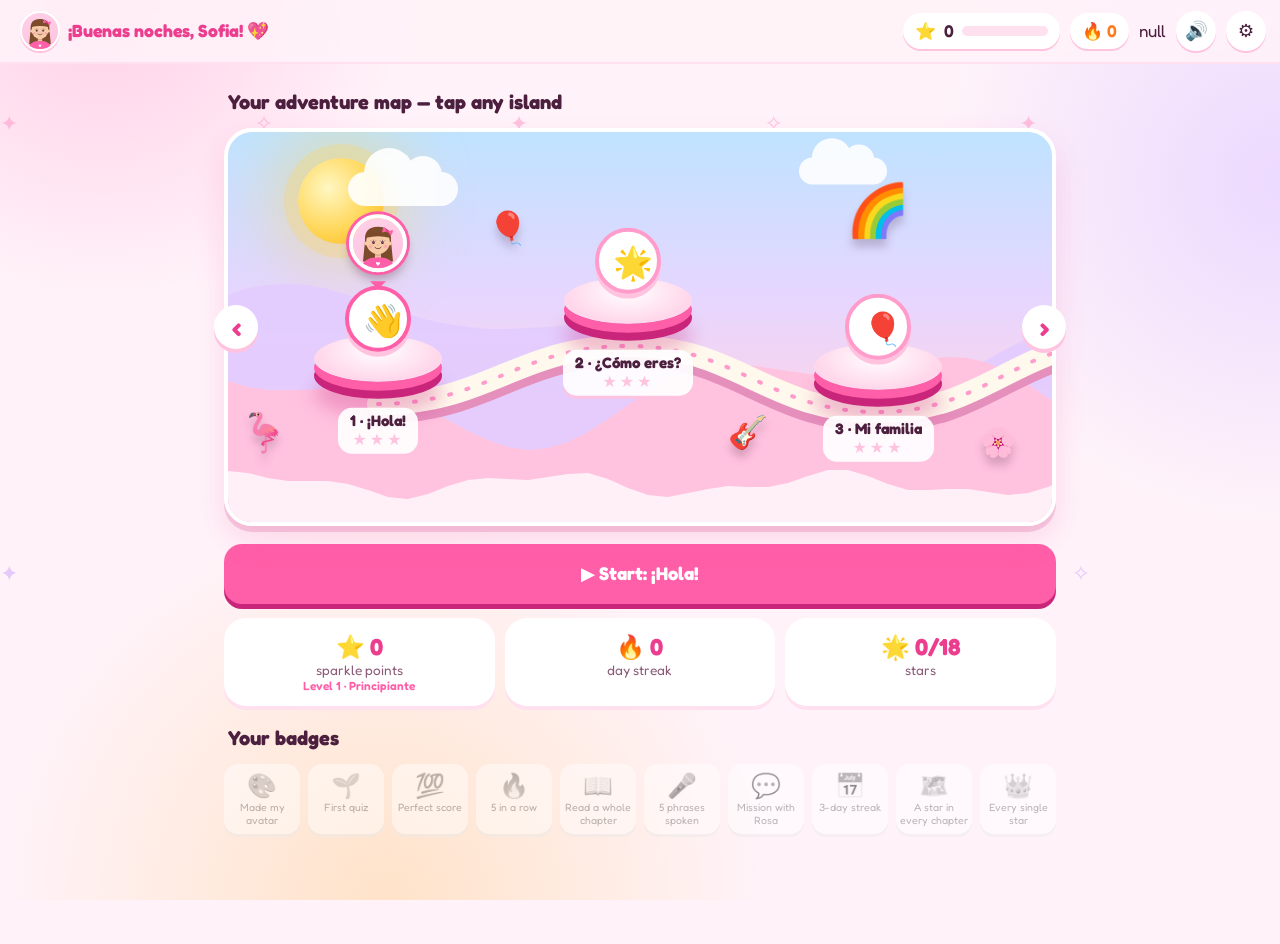
<file: site/spanish/index.html>
<!doctype html>
<html lang="en">
<head>
<meta charset="utf-8">
<meta name="viewport" content="width=device-width, initial-scale=1, viewport-fit=cover">
<meta name="theme-color" content="#ff5fa8">
<meta name="robots" content="noindex">
<title>Spanish ✨</title>
<link rel="icon" href="data:image/svg+xml,<svg xmlns='http://www.w3.org/2000/svg' viewBox='0 0 100 100'><text y='.9em' font-size='90'>🌺</text></svg>">
<link rel="preconnect" href="https://fonts.googleapis.com">
<link rel="preconnect" href="https://fonts.gstatic.com" crossorigin>
<link href="https://fonts.googleapis.com/css2?family=Fredoka:wght@400;500;600;700&display=swap" rel="stylesheet">
<link rel="stylesheet" href="styles.css?v=19">
</head>
<body>
<div class="bg" aria-hidden="true"></div>
<header id="top"></header>
<main id="app"></main>
<div id="toasts" aria-live="polite"></div>
<canvas id="fx" aria-hidden="true"></canvas>
<script src="profile.php?v=19"></script>
<script src="data.js?v=19"></script>
<script src="avatar.js?v=19"></script>
<script src="chat.js?v=19"></script>
<script src="app.js?v=19"></script>
</body>
</html>
</file>
<file: site/spanish/styles.css>
:root {
  --pink-50: #fff3f9;
  --pink-100: #ffe0ef;
  --pink-200: #ffc2df;
  --pink-300: #ff9ccb;
  --pink-500: #ff5fa8;
  --pink-600: #ec3d8f;
  --pink-700: #c9257a;
  --purple: #a66bff;
  --ink: #4b1f3d;
  --ink-soft: #8a5a78;
  --green: #22b981;
  --green-bg: #dcfaee;
  --amber: #ffb020;
  --amber-bg: #fff3d6;
  --yellow: #ffd34e;
  --white: #fff;
  --shadow: 0 6px 0 rgba(201, 37, 122, .18), 0 14px 30px rgba(236, 61, 143, .16);
  --r: 22px;
}

* { box-sizing: border-box; -webkit-tap-highlight-color: transparent; }
html, body { margin: 0; }
body {
  font-family: 'Fredoka', 'Trebuchet MS', system-ui, sans-serif;
  color: var(--ink);
  background: var(--pink-50);
  min-height: 100vh;
  font-size: 17px;
  line-height: 1.4;
  overflow-x: hidden;
}
button { font: inherit; color: inherit; cursor: pointer; border: 0; background: none; }
h1, h2, h3, p { margin: 0; }

/* dreamy pink background */
.bg {
  position: fixed; inset: 0; z-index: -1;
  background:
    radial-gradient(40vmax 40vmax at 8% 0%, #ffd0e8 0%, transparent 60%),
    radial-gradient(45vmax 45vmax at 100% 20%, #ecd9ff 0%, transparent 60%),
    radial-gradient(50vmax 50vmax at 30% 100%, #ffe3c9 0%, transparent 60%),
    var(--pink-50);
}
.bg::before, .bg::after {
  content: '✦  ✧     ✦        ✧   ✦'; position: absolute; left: 0; right: 0; top: 12%;
  font-size: 22px; color: var(--pink-300); letter-spacing: 9vw; white-space: nowrap; opacity: .55;
  animation: twinkle 4s ease-in-out infinite;
}
.bg::after { top: 62%; color: var(--purple); opacity: .3; animation-delay: 2s; letter-spacing: 13vw; }
@keyframes twinkle { 50% { opacity: .15; transform: translateY(8px) scale(.96); } }

#fx { position: fixed; inset: 0; width: 100%; height: 100%; pointer-events: none; z-index: 50; }

/* header */
#top {
  position: sticky; top: 0; z-index: 20;
  display: flex; align-items: center; gap: 10px;
  padding: 10px max(14px, env(safe-area-inset-left));
  background: rgba(255, 243, 249, .86); backdrop-filter: blur(10px);
  border-bottom: 2px solid var(--pink-100);
}
.brand { display: flex; align-items: center; gap: 8px; font-weight: 700; font-size: 1.1rem; color: var(--pink-600); margin-right: auto; }
.brand .logo { font-size: 1.7rem; animation: bob 3s ease-in-out infinite; }
@keyframes bob { 50% { transform: translateY(-4px) rotate(-6deg); } }
.pill {
  display: flex; align-items: center; gap: 5px; padding: 6px 12px; border-radius: 999px;
  background: var(--white); font-weight: 600; box-shadow: 0 2px 0 var(--pink-200); white-space: nowrap;
}
.pill.flame { color: #ff7a1a; }
.pill.icon { width: 40px; height: 40px; justify-content: center; padding: 0; font-size: 1.15rem; }
.xpbar { width: 86px; height: 10px; background: var(--pink-100); border-radius: 99px; overflow: hidden; }
.xpbar i { display: block; height: 100%; background: linear-gradient(90deg, var(--pink-500), var(--purple)); border-radius: 99px; transition: width .6s cubic-bezier(.2, 1.4, .4, 1); }
@media (max-width: 520px) { .brand span.name { display: none; } .xpbar { width: 54px; } }

main { max-width: 860px; margin: 0 auto; padding: 18px 14px 110px; }
.view { animation: rise .35s ease both; }
@keyframes rise { from { opacity: 0; transform: translateY(14px); } }

/* buttons */
.btn {
  display: inline-flex; align-items: center; justify-content: center; gap: 8px;
  padding: 14px 24px; border-radius: 18px; font-weight: 700; font-size: 1.05rem;
  background: var(--pink-500); color: var(--white);
  box-shadow: 0 5px 0 var(--pink-700); transition: transform .08s, box-shadow .08s, filter .15s;
}
.btn:hover { filter: brightness(1.06); }
.btn:active { transform: translateY(4px); box-shadow: 0 1px 0 var(--pink-700); }
.btn[disabled] { background: var(--pink-200); box-shadow: 0 5px 0 var(--pink-300); cursor: not-allowed; }
.btn.ghost { background: var(--white); color: var(--pink-600); box-shadow: 0 5px 0 var(--pink-200); }
.btn.big { width: 100%; padding: 17px; font-size: 1.15rem; }
.back { font-weight: 600; color: var(--pink-600); padding: 8px 4px; }

/* home */
.hero {
  display: flex; align-items: center; gap: 16px; padding: 20px; border-radius: 28px; color: var(--white);
  background: linear-gradient(120deg, var(--pink-500), #ff86b9 55%, var(--purple));
  box-shadow: var(--shadow); position: relative; overflow: hidden;
}
.hero::after { content: '✨'; position: absolute; right: 12px; bottom: 8px; font-size: 1.7rem; animation: twinkle 2.4s infinite; }
.hero .mascot { font-size: 4.2rem; animation: bob 3s ease-in-out infinite; flex: none; }
.hero h1 { font-size: 1.7rem; line-height: 1.15; }
.hero p { opacity: .95; margin-top: 4px; }
.stats { display: grid; grid-template-columns: repeat(3, 1fr); gap: 10px; margin: 14px 0 22px; }
.stat { background: var(--white); border-radius: var(--r); padding: 12px; text-align: center; box-shadow: 0 4px 0 var(--pink-100); }
.stat b { display: block; font-size: 1.45rem; color: var(--pink-600); }
.stat span { font-size: .85rem; color: var(--ink-soft); }
h2.sec { font-size: 1.25rem; margin: 6px 4px 12px; }

.chapters { display: grid; grid-template-columns: repeat(auto-fill, minmax(240px, 1fr)); gap: 14px; }
.chap {
  text-align: left; background: var(--white); border-radius: 26px; padding: 16px; box-shadow: var(--shadow);
  display: grid; grid-template-columns: auto 1fr; gap: 4px 14px; align-items: center;
  transition: transform .15s; position: relative;
}
.chap:hover { transform: translateY(-4px) rotate(-.6deg); }
.chap .em {
  grid-row: span 2; width: 62px; height: 62px; border-radius: 20px; display: grid; place-items: center; font-size: 2rem;
  background: linear-gradient(140deg, var(--pink-100), #f0e2ff);
}
.chap .num { font-size: .78rem; font-weight: 700; color: var(--pink-500); text-transform: uppercase; letter-spacing: .06em; }
.chap h3 { font-size: 1.2rem; line-height: 1.15; }
.chap .sub { grid-column: 1 / -1; color: var(--ink-soft); font-size: .92rem; margin-top: 6px; }
.chap .meta { grid-column: 1 / -1; display: flex; align-items: center; gap: 10px; margin-top: 8px; }
.stars { letter-spacing: 2px; font-size: 1.15rem; color: var(--pink-200); }
.stars .on { color: var(--yellow); text-shadow: 0 1px 0 #d99a00; }
.prog { flex: 1; height: 9px; background: var(--pink-100); border-radius: 99px; overflow: hidden; }
.prog i { display: block; height: 100%; background: linear-gradient(90deg, var(--pink-300), var(--pink-500)); border-radius: 99px; }
.chap .done { position: absolute; top: -8px; right: -6px; font-size: 1.6rem; transform: rotate(14deg); }

.badges { display: grid; grid-template-columns: repeat(auto-fill, minmax(96px, 1fr)); gap: 10px; margin-top: 10px; }
.badge { background: var(--white); border-radius: 18px; padding: 10px 6px; text-align: center; font-size: .78rem; color: var(--ink-soft); box-shadow: 0 3px 0 var(--pink-100); }
.badge b { display: block; font-size: 1.9rem; }
.badge.locked { opacity: .45; filter: grayscale(1); }
.note { margin-top: 22px; font-size: .85rem; color: var(--ink-soft); text-align: center; }
.note button { text-decoration: underline; color: inherit; }

/* chapter */
.chead { display: flex; align-items: center; gap: 12px; margin: 4px 0 14px; }
.chead .em { font-size: 2.4rem; }
.chead h1 { font-size: 1.6rem; line-height: 1.1; }
.chead p { color: var(--ink-soft); }
.tabs { display: grid; grid-template-columns: repeat(3, 1fr); gap: 8px; background: var(--white); padding: 6px; border-radius: 20px; box-shadow: 0 4px 0 var(--pink-100); margin-bottom: 16px; }
.tab { padding: 11px 6px; border-radius: 15px; font-weight: 700; color: var(--ink-soft); }
.tab.on { background: var(--pink-500); color: var(--white); box-shadow: 0 3px 0 var(--pink-700); }

.card { background: var(--white); border-radius: 28px; padding: 20px; box-shadow: var(--shadow); }
.lcard h2 { font-size: 1.4rem; display: flex; align-items: center; gap: 10px; }
.lcard h2 .ic { font-size: 1.8rem; }
.lcard > p { margin: 8px 0 14px; color: var(--ink-soft); font-size: 1.05rem; }
.lcard b { color: var(--pink-600); }
.items { display: grid; gap: 10px; }
.items.grid { grid-template-columns: repeat(auto-fill, minmax(118px, 1fr)); }
.item {
  display: flex; align-items: center; gap: 12px; text-align: left; width: 100%;
  background: var(--pink-50); border: 2px solid var(--pink-100); border-radius: 18px; padding: 11px 14px;
  transition: transform .12s, border-color .12s, background .12s;
}
.item:hover { border-color: var(--pink-300); transform: scale(1.015); }
.item.playing { background: var(--pink-100); border-color: var(--pink-500); animation: pulse .7s ease infinite; }
@keyframes pulse { 50% { transform: scale(1.03); } }
.item .e { font-size: 1.6rem; flex: none; }
.item .es { font-weight: 700; font-size: 1.15rem; color: var(--pink-700); }
.item .en { font-size: .92rem; color: var(--ink-soft); }
.item .spk { margin-left: auto; opacity: .55; flex: none; }
.items.grid .item { flex-direction: column; gap: 2px; text-align: center; padding: 10px 6px; }
.items.grid .item .spk { display: none; }
.tip { margin-top: 14px; background: var(--amber-bg); border-radius: 16px; padding: 12px 14px; font-size: .97rem; }
.tip::before { content: '💡 '; }
.lnav { display: flex; align-items: center; gap: 12px; margin-top: 16px; }
.dots { display: flex; gap: 6px; margin: 0 auto; }
.dots i { width: 10px; height: 10px; border-radius: 50%; background: var(--pink-200); transition: all .2s; }
.dots i.on { background: var(--pink-500); width: 24px; border-radius: 6px; }

.center { text-align: center; }
.intro .big-em { font-size: 4.5rem; animation: bob 3s ease-in-out infinite; }
.intro h2 { font-size: 1.5rem; margin: 6px 0; }
.intro p { color: var(--ink-soft); margin-bottom: 16px; }
.intro .stars { font-size: 2.2rem; margin-bottom: 10px; }

/* speak */
.sp { display: grid; grid-template-columns: 1fr auto; gap: 6px 12px; align-items: center; margin-bottom: 12px; padding: 16px; }
.sp .es { font-weight: 700; font-size: 1.25rem; color: var(--pink-700); }
.sp .en { color: var(--ink-soft); font-size: .95rem; }
.sp .acts { display: flex; gap: 8px; }
.round {
  width: 54px; height: 54px; border-radius: 50%; display: grid; place-items: center; font-size: 1.45rem;
  background: var(--pink-100); box-shadow: 0 4px 0 var(--pink-200); transition: transform .08s, box-shadow .08s;
}
.round:active { transform: translateY(3px); box-shadow: 0 1px 0 var(--pink-200); }
.round.mic { background: var(--pink-500); box-shadow: 0 4px 0 var(--pink-700); }
.round.rec { background: #ff3b5c; animation: ring 1s ease infinite; }
.round.busy { animation: spin 1s linear infinite; }
@keyframes ring { 0% { box-shadow: 0 0 0 0 rgba(255, 59, 92, .6); } 100% { box-shadow: 0 0 0 18px rgba(255, 59, 92, 0); } }
@keyframes spin { to { transform: rotate(360deg); } }
.sp .res { grid-column: 1 / -1; border-radius: 16px; padding: 10px 14px; font-size: .97rem; animation: rise .3s ease both; }
.sp .res.good { background: var(--green-bg); }
.sp .res.mid { background: var(--amber-bg); }
.sp .res b { font-size: 1.1rem; }
.sp .best { font-size: .85rem; font-weight: 700; color: var(--green); }

/* quiz */
.qtop { display: flex; align-items: center; gap: 12px; margin-bottom: 16px; }
.qtop .x { font-size: 1.4rem; color: var(--ink-soft); width: 40px; height: 40px; }
.qbar { flex: 1; height: 16px; background: var(--white); border-radius: 99px; overflow: hidden; box-shadow: inset 0 2px 0 var(--pink-100); }
.qbar i { display: block; height: 100%; background: linear-gradient(90deg, var(--pink-500), var(--purple)); border-radius: 99px; transition: width .5s cubic-bezier(.2, 1.4, .4, 1); }
.combo { font-weight: 700; color: #ff7a1a; min-width: 48px; text-align: right; }
.combo.pop { animation: pop .4s; }
@keyframes pop { 40% { transform: scale(1.5) rotate(-8deg); } }
.q h2 { font-size: 1.25rem; color: var(--ink-soft); font-weight: 600; }
.q .bigword { display: flex; align-items: center; gap: 12px; font-size: clamp(1.6rem, 6vw, 2.3rem); font-weight: 700; color: var(--pink-700); margin: 10px 0 18px; line-height: 1.2; }
.q .hint { color: var(--ink-soft); margin: -10px 0 16px; }
.q .blank { display: inline-block; min-width: 70px; border-bottom: 4px dashed var(--pink-300); text-align: center; color: var(--green); }
.listenbtn { width: 96px; height: 96px; border-radius: 30px; font-size: 2.6rem; background: var(--pink-500); box-shadow: 0 6px 0 var(--pink-700); margin: 14px 0 20px; }
.listenbtn:active { transform: translateY(4px); box-shadow: 0 2px 0 var(--pink-700); }
.opts { display: grid; grid-template-columns: repeat(2, 1fr); gap: 10px; }
@media (max-width: 480px) { .opts.long { grid-template-columns: 1fr; } }
.opt {
  background: var(--white); border: 3px solid var(--pink-100); border-radius: 18px; padding: 15px 10px;
  font-weight: 600; font-size: 1.08rem; box-shadow: 0 4px 0 var(--pink-100); transition: transform .08s, border-color .12s;
}
.opt:hover { border-color: var(--pink-300); }
.opt:active { transform: translateY(3px); }
.opt.right { background: var(--green-bg); border-color: var(--green); box-shadow: 0 4px 0 var(--green); animation: pop .4s; }
.opt.wrong { background: var(--amber-bg); border-color: var(--amber); box-shadow: 0 4px 0 var(--amber); animation: shake .4s; }
.opt.sel { border-color: var(--pink-500); background: var(--pink-100); }
.opt.gone { visibility: hidden; }
@keyframes shake { 25% { transform: translateX(-7px); } 75% { transform: translateX(7px); } }
.locked .opt, .locked .tile { pointer-events: none; }
.match { display: grid; grid-template-columns: 1fr 1fr; gap: 10px; }
.line { min-height: 64px; border-bottom: 3px dashed var(--pink-200); display: flex; flex-wrap: wrap; gap: 8px; padding: 8px 0 12px; margin-bottom: 16px; align-items: center; }
.bank { display: flex; flex-wrap: wrap; gap: 8px; margin-bottom: 18px; }
.tile { background: var(--white); border: 3px solid var(--pink-200); border-radius: 14px; padding: 9px 14px; font-weight: 700; font-size: 1.1rem; box-shadow: 0 4px 0 var(--pink-200); animation: rise .2s ease both; }
.tile.used { opacity: .25; pointer-events: none; }

.fb {
  position: fixed; left: 0; right: 0; bottom: 0; z-index: 30; padding: 16px max(16px, env(safe-area-inset-left)) calc(16px + env(safe-area-inset-bottom));
  animation: slideup .3s cubic-bezier(.2, 1.3, .4, 1) both;
}
.fb.good { background: var(--green-bg); border-top: 3px solid var(--green); }
.fb.oops { background: var(--amber-bg); border-top: 3px solid var(--amber); }
.fb .in { max-width: 832px; margin: 0 auto; display: flex; align-items: center; gap: 14px; flex-wrap: wrap; }
.fb h3 { font-size: 1.25rem; }
.fb p { font-size: 1rem; }
.fb .txt { flex: 1; min-width: 200px; }
.fb.good .btn { background: var(--green); box-shadow: 0 5px 0 #14855c; }
.fb.oops .btn { background: var(--amber); box-shadow: 0 5px 0 #c98200; }
@keyframes slideup { from { transform: translateY(100%); } }

/* results */
.result .stars { font-size: 3.6rem; letter-spacing: 6px; }
.result .stars span { display: inline-block; }
.result .stars .on { animation: starin .6s cubic-bezier(.2, 1.6, .4, 1) both; }
.result .stars .on:nth-child(2) { animation-delay: .25s; }
.result .stars .on:nth-child(3) { animation-delay: .5s; }
@keyframes starin { from { transform: scale(0) rotate(-180deg); } }
.result h1 { font-size: 1.9rem; margin: 8px 0; color: var(--pink-600); }
.result .row { display: flex; gap: 10px; justify-content: center; margin: 16px 0 20px; flex-wrap: wrap; }
.result .chip { background: var(--pink-50); border-radius: 16px; padding: 10px 18px; font-weight: 700; }
.result .btns { display: grid; gap: 12px; }

/* toasts */
#toasts { position: fixed; top: 74px; left: 0; right: 0; z-index: 60; display: grid; justify-items: center; gap: 8px; pointer-events: none; }
.toast {
  background: var(--white); border: 3px solid var(--pink-300); border-radius: 999px; padding: 10px 22px; font-weight: 700; font-size: 1.1rem;
  color: var(--pink-600); box-shadow: var(--shadow); animation: toast 2.6s ease both; max-width: 92vw; text-align: center;
}
@keyframes toast { 0% { opacity: 0; transform: translateY(-20px) scale(.8); } 12% { opacity: 1; transform: none; } 85% { opacity: 1; } 100% { opacity: 0; transform: translateY(-14px); } }

@media (prefers-reduced-motion: reduce) {
  *, *::before, *::after { animation-duration: .01ms !important; animation-iteration-count: 1 !important; transition-duration: .01ms !important; }
}

/* avatar */
.av { display: inline-block; width: 64px; height: 64px; border-radius: 50%; overflow: hidden; flex: none; line-height: 0; }
.av svg { width: 100%; height: 100%; display: block; }
.hero .me { position: relative; flex: none; animation: bob 3s ease-in-out infinite; }
.hero .me .av { width: 96px; height: 96px; border: 4px solid var(--white); box-shadow: 0 6px 0 rgba(75, 31, 61, .2); }
.hero .me .pencil { position: absolute; right: -4px; bottom: -2px; width: 34px; height: 34px; border-radius: 50%; background: var(--white); display: grid; place-items: center; font-size: 1rem; box-shadow: 0 3px 0 var(--pink-200); }
.avb { text-align: center; }
.avb h1 { color: var(--pink-600); font-size: 1.7rem; }
.avb > p { color: var(--ink-soft); }
.av.big { width: 190px; height: 190px; margin: 14px auto; border: 6px solid var(--white); box-shadow: 0 0 0 4px var(--pink-300), var(--shadow); }
.avtabs { display: flex; flex-wrap: wrap; justify-content: center; gap: 8px; padding: 4px 2px 10px; }
.avtab { flex: none; padding: 8px 14px; border-radius: 16px; background: var(--pink-50); border: 2px solid var(--pink-100); display: grid; line-height: 1.15; }
.avtab b { color: var(--pink-700); }
.avtab small { color: var(--ink-soft); font-size: .75rem; }
.avtab.on { background: var(--pink-500); border-color: var(--pink-700); }
.avtab.on b, .avtab.on small { color: var(--white); }
.avgrid { display: grid; grid-template-columns: repeat(auto-fill, minmax(78px, 1fr)); gap: 10px; margin-top: 6px; min-height: 96px; }
.avopt { position: relative; aspect-ratio: 1; border-radius: 20px; border: 3px solid var(--pink-100); background: var(--pink-50); display: grid; place-items: center; padding: 6px; transition: transform .1s; }
.avopt:hover { transform: scale(1.05); }
.avopt.on { border-color: var(--pink-500); background: var(--pink-100); box-shadow: 0 4px 0 var(--pink-300); }
.avopt .av { width: 100%; height: 100%; }
.avopt .sw { width: 74%; height: 74%; border-radius: 50%; border: 3px solid var(--white); box-shadow: 0 2px 6px rgba(75, 31, 61, .25); }
.avgrid.bg .sw { border-radius: 16px; }
.avopt.locked { cursor: not-allowed; }
.avopt.locked .av { filter: grayscale(1); opacity: .45; }
.avopt .lock { position: absolute; inset: auto 0 6px; font-size: .78rem; font-weight: 700; color: var(--ink); }
.hintline { font-size: .85rem; color: var(--ink-soft); margin-top: 10px; }
.avbtns { display: flex; gap: 12px; justify-content: center; margin-top: 14px; flex-wrap: wrap; }

/* level map */
.mapwrap { position: relative; }
.map { overflow-x: auto; overflow-y: hidden; border-radius: 28px; box-shadow: var(--shadow); border: 4px solid var(--white);
  background: linear-gradient(180deg, #bfe3ff 0%, #e6d6ff 42%, #ffd3e6 78%, #ffe9d2 100%); scrollbar-width: none; -webkit-overflow-scrolling: touch; }
.map::-webkit-scrollbar { display: none; }
.world { position: relative; overflow: hidden; --sx: 0; }
.layer { position: absolute; inset: 0; pointer-events: none; }
.layer svg { width: 100%; height: 100%; display: block; }
.layer.far { transform: translateX(calc(var(--sx) * .55px)); opacity: .9; }
.layer.near { transform: translateX(calc(var(--sx) * .3px)); }
.layer.sea { opacity: .75; }
.layer.sun { inset: 26px auto auto 70px; width: 86px; height: 86px; border-radius: 50%; background: radial-gradient(circle at 35% 35%, #fff7c2, #ffd34e 60%, #ffb020);
  box-shadow: 0 0 0 14px rgba(255, 211, 78, .25), 0 0 60px 30px rgba(255, 211, 78, .35); transform: translateX(calc(var(--sx) * .85px)); }
.cloud { position: absolute; width: 110px; height: 34px; border-radius: 40px; background: var(--white); opacity: .9; animation: drift 9s ease-in-out infinite alternate; }
.cloud::before, .cloud::after { content: ''; position: absolute; background: var(--white); border-radius: 50%; }
.cloud::before { width: 50px; height: 50px; left: 16px; top: -24px; }
.cloud::after { width: 38px; height: 38px; left: 56px; top: -16px; }
@keyframes drift { to { margin-left: 46px; } }
.decor { position: absolute; transform: translate(-50%, -50%); filter: drop-shadow(0 8px 4px rgba(75, 31, 61, .22)); animation: float 4s ease-in-out infinite; pointer-events: none; line-height: 1; }
.decor:nth-of-type(odd) { animation-delay: 1.5s; }
.node { position: absolute; transform: translate(-50%, -50%); width: 170px; display: grid; justify-items: center; }
.node .bubble { position: relative; z-index: 2; width: 66px; height: 66px; border-radius: 50%; background: var(--white); border: 4px solid var(--pink-300); display: grid; place-items: center;
  font-size: 2rem; box-shadow: 0 5px 0 var(--pink-200); transition: transform .15s; }
.node .bubble i { position: absolute; top: -20px; right: -12px; font-size: 1.5rem; font-style: normal; transform: rotate(18deg); }
.node:hover .bubble { transform: translateY(-6px) scale(1.08); }
.node.cur .bubble { border-color: var(--pink-500); animation: glow 1.6s ease-in-out infinite; }
@keyframes glow { 50% { box-shadow: 0 5px 0 var(--pink-200), 0 0 0 10px rgba(255, 95, 168, .25); } }
/* the island: light top face, darker rim below = 2.5D */
.node .plat { width: 128px; height: 46px; margin-top: -16px; border-radius: 50%; background: radial-gradient(ellipse at 50% 30%, #ffffff, #ffd6ea 70%);
  box-shadow: 0 9px 0 var(--pink-500), 0 17px 0 var(--pink-700), 0 34px 18px rgba(201, 37, 122, .28); }
.node.done .plat { background: radial-gradient(ellipse at 50% 30%, #fffbe0, #ffe58a 70%); box-shadow: 0 9px 0 #ffb020, 0 17px 0 #d98c00, 0 34px 18px rgba(217, 140, 0, .3); }
.node .lbl { margin-top: 26px; background: rgba(255, 255, 255, .92); border-radius: 14px; padding: 4px 12px 5px; display: grid; justify-items: center; line-height: 1.2; box-shadow: 0 3px 0 var(--pink-200); }
.node .lbl b { font-size: .95rem; white-space: nowrap; }
.node .lbl .stars { font-size: 1rem; }
.node.goal .castle { font-size: 4.6rem; line-height: 1; z-index: 2; filter: drop-shadow(0 6px 0 rgba(75, 31, 61, .18)); margin-bottom: -6px; }
.node.goal .plat { width: 170px; height: 56px; }
.node.goal .lbl span { font-size: .85rem; font-weight: 600; color: var(--ink-soft); }
.marker { position: absolute; z-index: 5; transform: translate(-50%, calc(-100% - 92px)); transition: left .55s cubic-bezier(.4, 1.4, .5, 1), top .55s cubic-bezier(.4, 1.4, .5, 1); pointer-events: none; animation: float 1.8s ease-in-out infinite; }
.marker .av { width: 58px; height: 58px; border: 4px solid var(--white); box-shadow: 0 0 0 3px var(--pink-500), 0 8px 10px rgba(75, 31, 61, .3); }
.marker::after { content: ''; position: absolute; left: 50%; bottom: -11px; margin-left: -8px; border: 8px solid transparent; border-top-color: var(--pink-500); border-bottom: 0; }
.mapbtn { position: absolute; top: 50%; margin-top: -22px; width: 44px; height: 44px; border-radius: 50%; background: var(--white); color: var(--pink-600); font-size: 1.6rem; font-weight: 700; line-height: 1; box-shadow: 0 4px 0 var(--pink-200); }
.mapbtn.l { left: -10px; }
.mapbtn.r { right: -10px; }
@media (hover: none) { .mapbtn { display: none; } }
@keyframes float { 50% { translate: 0 -7px; } }

/* settings popup */
.modal { position: fixed; inset: 0; z-index: 70; background: rgba(75, 31, 61, .45); backdrop-filter: blur(3px); display: grid; place-items: center; padding: 14px; animation: fade .2s ease both; }
@keyframes fade { from { opacity: 0; } }
.sheet { width: min(560px, 100%); max-height: calc(100vh - 28px); overflow-y: auto; background: var(--white); border-radius: 28px; padding: 18px 18px 20px; box-shadow: var(--shadow); animation: rise .3s cubic-bezier(.2, 1.3, .4, 1) both; }
.sheethead { display: flex; align-items: center; justify-content: space-between; }
.sheethead h2 { font-size: 1.5rem; color: var(--pink-600); }
.sheethead .x { width: 40px; height: 40px; border-radius: 50%; background: var(--pink-50); font-size: 1.1rem; color: var(--ink-soft); }
.sheet h3 { font-size: 1.15rem; margin-top: 16px; }
.sheet h3 + p { color: var(--ink-soft); font-size: .92rem; margin-bottom: 8px; }
.choices { display: grid; gap: 8px; }
.choice { display: flex; align-items: stretch; gap: 8px; }
.choice .pick { flex: 1; display: flex; align-items: center; gap: 12px; text-align: left; padding: 10px 12px; border-radius: 16px; border: 3px solid var(--pink-100); background: var(--pink-50); }
.choice .pick b { display: block; }
.choice .pick small { color: var(--ink-soft); font-size: .82rem; line-height: 1.25; display: block; }
.choice .dot { flex: none; width: 22px; height: 22px; border-radius: 50%; border: 3px solid var(--pink-300); background: var(--white); }
.choice.on .pick { border-color: var(--pink-500); background: var(--pink-100); }
.choice.on .dot { border-color: var(--pink-500); background: radial-gradient(circle, var(--pink-500) 0 45%, var(--white) 50%); }
.choice.off .pick { opacity: .5; cursor: not-allowed; }
.choice .try { flex: none; width: 52px; border-radius: 16px; background: var(--pink-500); color: var(--white); font-size: 1.1rem; box-shadow: 0 4px 0 var(--pink-700); }
.choice .try:active { transform: translateY(3px); box-shadow: 0 1px 0 var(--pink-700); }
.sheet .btn.big { margin-top: 12px; }

/* points: "+10" floating up from the tap, then the top star and bar celebrate */
.pts { position: fixed; z-index: 65; pointer-events: none; transform: translate(-50%, -50%); font-weight: 700; font-size: 2rem; color: var(--yellow);
  -webkit-text-stroke: 1.5px #c98200; text-shadow: 0 3px 0 #c98200, 0 0 16px rgba(255, 211, 78, .9); animation: ptsup 1.3s cubic-bezier(.2, .8, .3, 1) both; }
@keyframes ptsup { 0% { opacity: 0; transform: translate(-50%, -50%) scale(.4); } 18% { opacity: 1; transform: translate(-50%, -110%) scale(1.25); }
  70% { opacity: 1; } 100% { opacity: 0; transform: translate(-50%, -420%) scale(1); } }
.xpstar { display: inline-block; }
.xpstar.gain { animation: stargain .9s cubic-bezier(.2, 1.5, .4, 1); }
@keyframes stargain { 35% { transform: scale(1.9) rotate(200deg); filter: drop-shadow(0 0 8px #ffd34e) drop-shadow(0 0 16px #ffb020); } 100% { transform: scale(1) rotate(360deg); } }
.xpnum { display: inline-block; font-weight: 600; min-width: 1.6ch; text-align: center; }
.xpnum.gain { animation: numgain .9s ease; }
@keyframes numgain { 30% { transform: scale(1.35); color: #e09a00; } }
.xpbar i { background: linear-gradient(90deg, var(--yellow), var(--pink-500), var(--purple)); transition: width .7s cubic-bezier(.2, 1.3, .4, 1); }
.pill:has(.xpstar.gain) { box-shadow: 0 2px 0 var(--pink-200), 0 0 0 3px rgba(255, 211, 78, .55); transition: box-shadow .3s; }

/* answered question: everything stays readable, the Check button fades back */
.opt[disabled], .tile[disabled] { color: inherit; cursor: default; }
.btn[disabled] { color: var(--white); }
.locked .btn[disabled] { opacity: .45; transition: opacity .3s; }

/* listening: the ring around the mic follows her voice */
.round.rec { animation: none; box-shadow: 0 0 0 calc(5px + var(--lvl, 0) * 24px) rgba(255, 59, 92, .32), 0 4px 0 #c4203f; transition: box-shadow .09s linear; }
.tipline.fresh { animation: rise .35s ease both; }

/* checking her answer: the button stays still and the card itself shimmers */
.round.busy { animation: none; cursor: progress; }
.sp.thinking { background: linear-gradient(100deg, #fff 0%, #fff 25%, var(--pink-100) 42%, #f0e2ff 50%, var(--pink-100) 58%, #fff 75%, #fff 100%); background-size: 300% 100%; animation: shimmer 1.3s linear infinite; }
@keyframes shimmer { from { background-position: 100% 0; } to { background-position: 0% 0; } }

/* chat with Rosa */
.chatcard { width: 100%; display: flex; align-items: center; gap: 14px; text-align: left; padding: 14px 18px; margin-bottom: 22px; border-radius: 26px; color: var(--white);
  background: linear-gradient(120deg, var(--purple), #c77dff 55%, var(--pink-500)); box-shadow: 0 6px 0 rgba(120, 60, 200, .35), 0 14px 30px rgba(166, 107, 255, .25); transition: transform .12s; }
.chatcard:hover { transform: translateY(-3px); }
.chatcard b { display: block; font-size: 1.25rem; }
.chatcard small { opacity: .95; font-size: .92rem; }
.chatcard .go { margin-left: auto; font-size: 1.8rem; }
.rosa { display: inline-grid; place-items: center; line-height: 1; }
.rosa svg { width: 100%; height: 100%; display: block; border-radius: 50%; }
.rosa.mini { width: 30px; height: 30px; flex: none; }
.rosa.small { width: 58px; height: 58px; flex: none; border: 3px solid var(--white); border-radius: 50%; animation: bob 3s ease-in-out infinite; }
.rosa.big { display: grid; width: 150px; height: 150px; border-radius: 50%; border: 5px solid var(--white); margin: 0 auto; transition: box-shadow .12s linear; }
.rosa.talking { animation: rosatalk .5s ease-in-out infinite; box-shadow: 0 0 0 10px rgba(255, 95, 168, .18), 0 0 0 22px rgba(255, 95, 168, .08); }
@keyframes rosatalk { 50% { transform: scale(1.07) rotate(-4deg); } }
.missions { display: grid; gap: 10px; }
.mission { display: flex; align-items: center; gap: 14px; text-align: left; background: var(--white); border-radius: 22px; padding: 12px 16px; box-shadow: var(--shadow); transition: transform .12s; }
.mission:hover { transform: translateY(-3px); }
.mission .em { width: 54px; height: 54px; border-radius: 18px; display: grid; place-items: center; font-size: 1.7rem; background: linear-gradient(140deg, var(--pink-100), #f0e2ff); flex: none; }
.mission small { display: block; color: var(--pink-500); font-weight: 700; text-transform: uppercase; font-size: .72rem; letter-spacing: .06em; }
.mission b { font-size: 1.15rem; }
.mission .tick { margin-left: auto; font-size: 1.3rem; color: var(--pink-500); }
.mission.done { background: #fffbe6; }
.chattitle { font-weight: 700; font-size: 1.2rem; color: var(--pink-700); }
.chatstage { text-align: center; padding: 22px 18px 16px; --lvl: 0; }
.chatstage[data-mode="listen"] .rosa.big { box-shadow: 0 0 0 calc(6px + var(--lvl) * 26px) rgba(47, 196, 141, .28); }
.chatstatus { font-weight: 700; font-size: 1.15rem; margin-top: 12px; color: var(--pink-700); }
.chatstage[data-mode="listen"] .chatstatus { color: var(--green); }
.chattime { height: 6px; background: var(--pink-100); border-radius: 99px; overflow: hidden; margin-top: 14px; }
.chattime i { display: block; height: 100%; width: 100%; background: linear-gradient(90deg, var(--pink-300), var(--purple)); transition: width 1s linear; }
.chatstage[data-mode="end"] .chattime, .chatstage[data-mode="end"] .chatstatus { display: none; }
.chatstage h2 { font-size: 1.5rem; color: var(--pink-600); margin-top: 8px; }
.chatstage p { color: var(--ink-soft); margin: 6px 0 14px; }
.chatbtns { display: flex; gap: 10px; justify-content: center; flex-wrap: wrap; }
.chathints { margin: 12px 0; padding: 14px 16px; }
.chips { display: flex; flex-wrap: wrap; gap: 8px; margin: 8px 0; }
.chips .chip { background: var(--pink-50); border: 2px solid var(--pink-100); border-radius: 999px; padding: 5px 12px; font-weight: 600; color: var(--pink-700); }
.helpwords { font-size: .88rem; color: var(--ink-soft); display: grid; gap: 2px; }
.chatlog { display: flex; flex-direction: column; gap: 8px; max-height: 320px; overflow-y: auto; padding: 4px 2px 12px; }
.bubble { max-width: 82%; padding: 9px 14px; border-radius: 18px; font-size: 1.05rem; animation: rise .25s ease both; }
.bubble.bot { align-self: flex-start; background: var(--white); border: 2px solid var(--pink-200); border-bottom-left-radius: 6px; display: flex; align-items: center; gap: 8px; }
.bubble.me { align-self: flex-end; background: var(--pink-500); color: var(--white); border-bottom-right-radius: 6px; }
.brand .logo .rosa.mini { width: 34px; height: 34px; }

/* one header: her avatar and greeting, points, streak, Chat with Rosa, sound, settings */
.brand .av { width: 40px; height: 40px; border: 2px solid var(--white); box-shadow: 0 2px 0 var(--pink-200); }
.brand .name { white-space: nowrap; overflow: hidden; text-overflow: ellipsis; }
.pill.chatnav { padding: 4px 12px 4px 5px; gap: 6px; color: var(--white); background: linear-gradient(120deg, var(--purple), var(--pink-500)); box-shadow: 0 2px 0 rgba(120, 60, 200, .4); }
.pill.chatnav .rosa.mini { width: 30px; height: 30px; }
@media (max-width: 760px) { .brand span.name { display: none; } }
@media (max-width: 520px) { .pill.flame, .pill.chatnav span:last-child { display: none; } .pill.chatnav { padding: 4px; } #top { gap: 7px; } }
.stats { margin: 14px 0 18px; }
.stat span { display: block; line-height: 1.25; }
.avrow { display: flex; align-items: center; gap: 14px; margin-top: 8px; }
.avrow .av { width: 72px; height: 72px; border: 3px solid var(--pink-200); }
/* four tabs when Chat is available */
.tabs { grid-template-columns: repeat(auto-fit, minmax(0, 1fr)); gap: 6px; }
@media (max-width: 480px) { .tab { padding: 10px 2px; font-size: .9rem; } }
/* badges: small enough for all ten in one row */
.badges { grid-template-columns: repeat(10, minmax(0, 1fr)); gap: 8px; }
.badge { padding: 8px 4px; font-size: .66rem; line-height: 1.2; border-radius: 14px; }
.badge b { font-size: 1.5rem; }
@media (max-width: 760px) { .badges { grid-template-columns: repeat(5, minmax(0, 1fr)); } }
.stars span + span { margin-left: 1px; }
.stat .lvl { font-size: .74rem; color: var(--pink-500); font-weight: 600; }
@media (max-width: 520px) { .stat .lvl { display: none; } }

/* settings: a compact popup with a side menu */
.setbox { width: min(780px, 100%); height: 60vh; min-height: 460px; max-height: calc(100vh - 28px); background: var(--white); border-radius: 28px; box-shadow: var(--shadow); overflow: hidden;
  display: grid; grid-template-columns: 200px 1fr; grid-template-rows: auto 1fr; animation: rise .3s cubic-bezier(.2, 1.3, .4, 1) both; }
.sethead { grid-column: 1 / -1; display: flex; align-items: center; justify-content: space-between; padding: 12px 14px 12px 20px; border-bottom: 2px solid var(--pink-100); font-size: 1.25rem; color: var(--pink-600); }
.sethead .x { width: 38px; height: 38px; border-radius: 50%; background: var(--pink-50); font-size: 1.05rem; color: var(--ink-soft); }
.setmenu { background: var(--pink-50); border-right: 2px solid var(--pink-100); padding: 10px; display: flex; flex-direction: column; gap: 4px; overflow-y: auto; }
.setmenu button { display: flex; align-items: center; gap: 10px; text-align: left; padding: 10px 12px; border-radius: 14px; font-weight: 600; color: var(--ink-soft); }
.setmenu button:hover { background: var(--pink-100); }
.setmenu button.on { background: var(--pink-500); color: var(--white); box-shadow: 0 3px 0 var(--pink-700); }
.sheet.pane { width: auto; max-height: none; border-radius: 0; box-shadow: none; animation: none; background: none; padding: 16px 20px 22px; overflow-y: auto; }
.sheet.pane h2 { font-size: 1.35rem; color: var(--pink-600); }
.sheet.pane > p { color: var(--ink-soft); font-size: .95rem; margin: 4px 0 10px; }
.sheet.pane h3 { margin-top: 20px; }
.sheet.pane .btn { padding: 11px 18px; font-size: 1rem; }
.toggle { display: flex; align-items: center; gap: 14px; width: 100%; text-align: left; padding: 10px 12px; border-radius: 16px; border: 3px solid var(--pink-100); background: var(--pink-50); }
.toggle b { display: block; }
.toggle small { color: var(--ink-soft); font-size: .82rem; line-height: 1.25; display: block; }
.toggle .knob { flex: none; width: 46px; height: 26px; border-radius: 99px; background: var(--pink-200); position: relative; transition: background .15s; }
.toggle .knob::after { content: ''; position: absolute; top: 3px; left: 3px; width: 20px; height: 20px; border-radius: 50%; background: var(--white); transition: left .15s; box-shadow: 0 1px 3px rgba(75, 31, 61, .3); }
.toggle.on .knob { background: var(--green); }
.toggle.on .knob::after { left: 23px; }
.seg { display: grid; grid-template-columns: repeat(3, 1fr); gap: 8px; }
.seg button { padding: 9px 6px; border-radius: 14px; border: 3px solid var(--pink-100); background: var(--pink-50); display: grid; line-height: 1.2; }
.seg button small { color: var(--ink-soft); font-size: .78rem; }
.seg button.on { border-color: var(--pink-500); background: var(--pink-100); }
.databar { display: flex; flex-wrap: wrap; gap: 8px; margin: 8px 0; }
.databar span { background: var(--pink-50); border-radius: 999px; padding: 5px 12px; font-weight: 600; font-size: .92rem; }
.codebox { width: 100%; margin: 10px 0; padding: 10px; border-radius: 14px; border: 2px solid var(--pink-200); font: .8rem ui-monospace, monospace; color: var(--ink); resize: vertical; }
.btn.danger { background: #e5484d; box-shadow: 0 5px 0 #a82a2e; }
.facts { margin: 0; padding-left: 20px; color: var(--ink-soft); font-size: .95rem; display: grid; gap: 8px; }
@media (max-width: 640px) {
  .setbox { grid-template-columns: 1fr; grid-template-rows: auto auto 1fr; height: 78vh; }
  .setmenu { flex-direction: row; border-right: 0; border-bottom: 2px solid var(--pink-100); overflow-x: auto; padding: 8px; scrollbar-width: none; }
  .setmenu button { flex: none; padding: 8px 12px; white-space: nowrap; }
}
/* calm mode (Settings > Sparkles): same effect as the device's reduced-motion preference */
.calm *, .calm *::before, .calm *::after { animation-duration: .01ms !important; animation-iteration-count: 1 !important; transition-duration: .01ms !important; }
</file>
